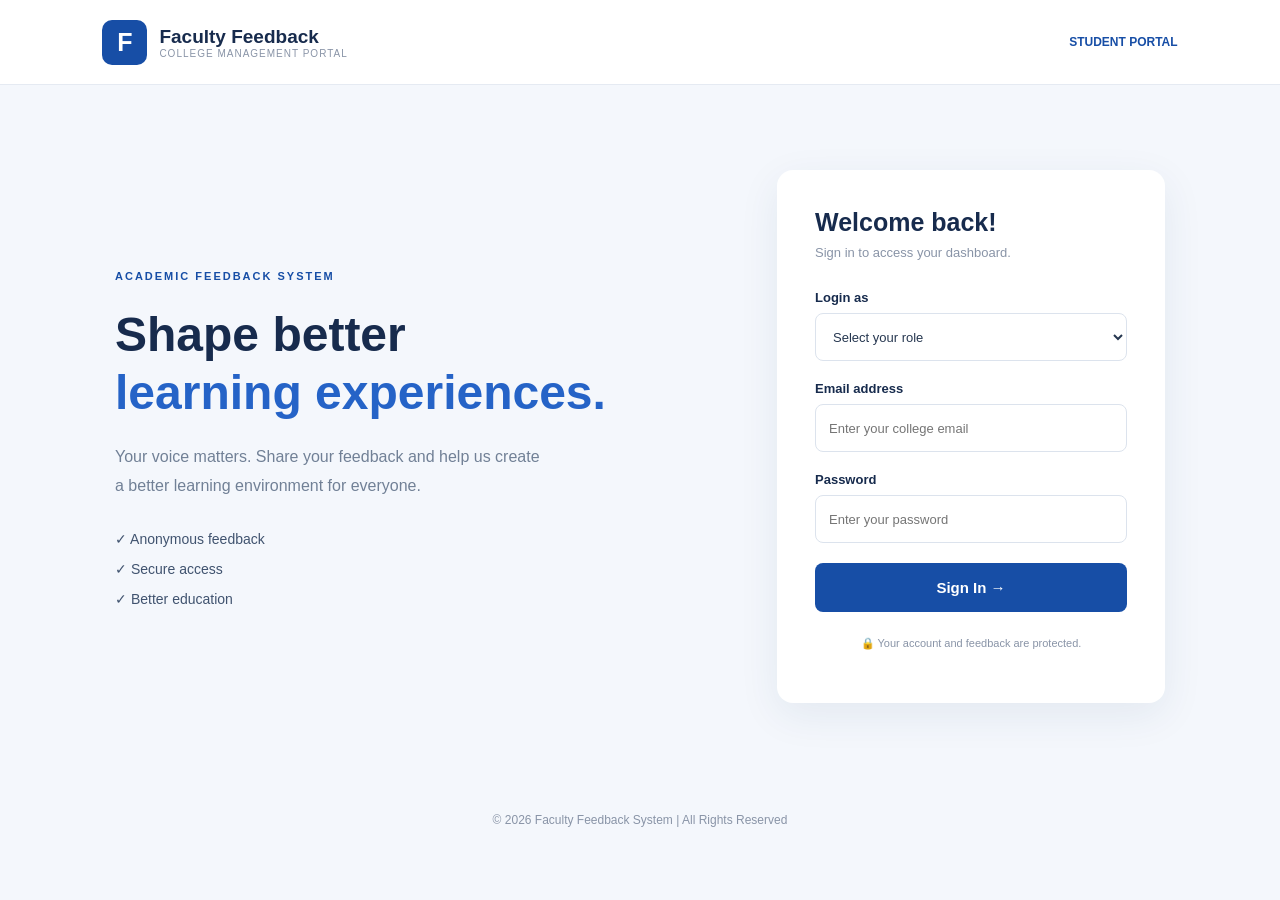
<file: index.html>
<!DOCTYPE html>
<html lang="en">
<head>
    <meta charset="UTF-8">
    <meta name="viewport" content="width=device-width, initial-scale=1.0">
    <title>Faculty Feedback System</title>

    <link rel="stylesheet" href="style.css">
</head>

<body>

    <nav class="navbar">
        <div class="brand">
            <div class="brand-icon">F</div>
            <div>
                <h2>Faculty Feedback</h2>
                <p>COLLEGE MANAGEMENT PORTAL</p>
            </div>
        </div>

        <span class="portal-label">STUDENT PORTAL</span>
    </nav>

    <main class="main-container">

        <section class="welcome-section">
            <span class="tag">ACADEMIC FEEDBACK SYSTEM</span>

            <h1>Shape better<br>
                <span>learning experiences.</span>
            </h1>

            <p>
                Your voice matters. Share your feedback
                and help us create a better learning
                environment for everyone.
            </p>

            <div class="features">
                <div>✓ Anonymous feedback</div>
                <div>✓ Secure access</div>
                <div>✓ Better education</div>
            </div>
        </section>

        <section class="login-card">

            <div class="login-heading">
                <h2>Welcome back!</h2>
                <p>Sign in to access your dashboard.</p>
            </div>

            <form id="loginForm">

                <label for="role">Login as</label>
                <select id="role" required>
                    <option value="">Select your role</option>
                    <option value="student">Student</option>
                    <option value="faculty">Faculty Member</option>
                    <option value="hod">Head of Department</option>
                    <option value="admin">Administrator</option>
                </select>

                <label for="email">Email address</label>
                <input
                    type="email"
                    id="email"
                    placeholder="Enter your college email"
                    required
                >

                <label for="password">Password</label>
                <input
                    type="password"
                    id="password"
                    placeholder="Enter your password"
                    required
                >

                <button type="submit">Sign In →</button>

            </form>

            <p class="security-note">
                🔒 Your account and feedback are protected.
            </p>

            <p id="message"></p>

        </section>

    </main>

    <footer>
        <p>© 2026 Faculty Feedback System | All Rights Reserved</p>
    </footer>

    <script src="script.js"></script>

</body>
</html>
</file>
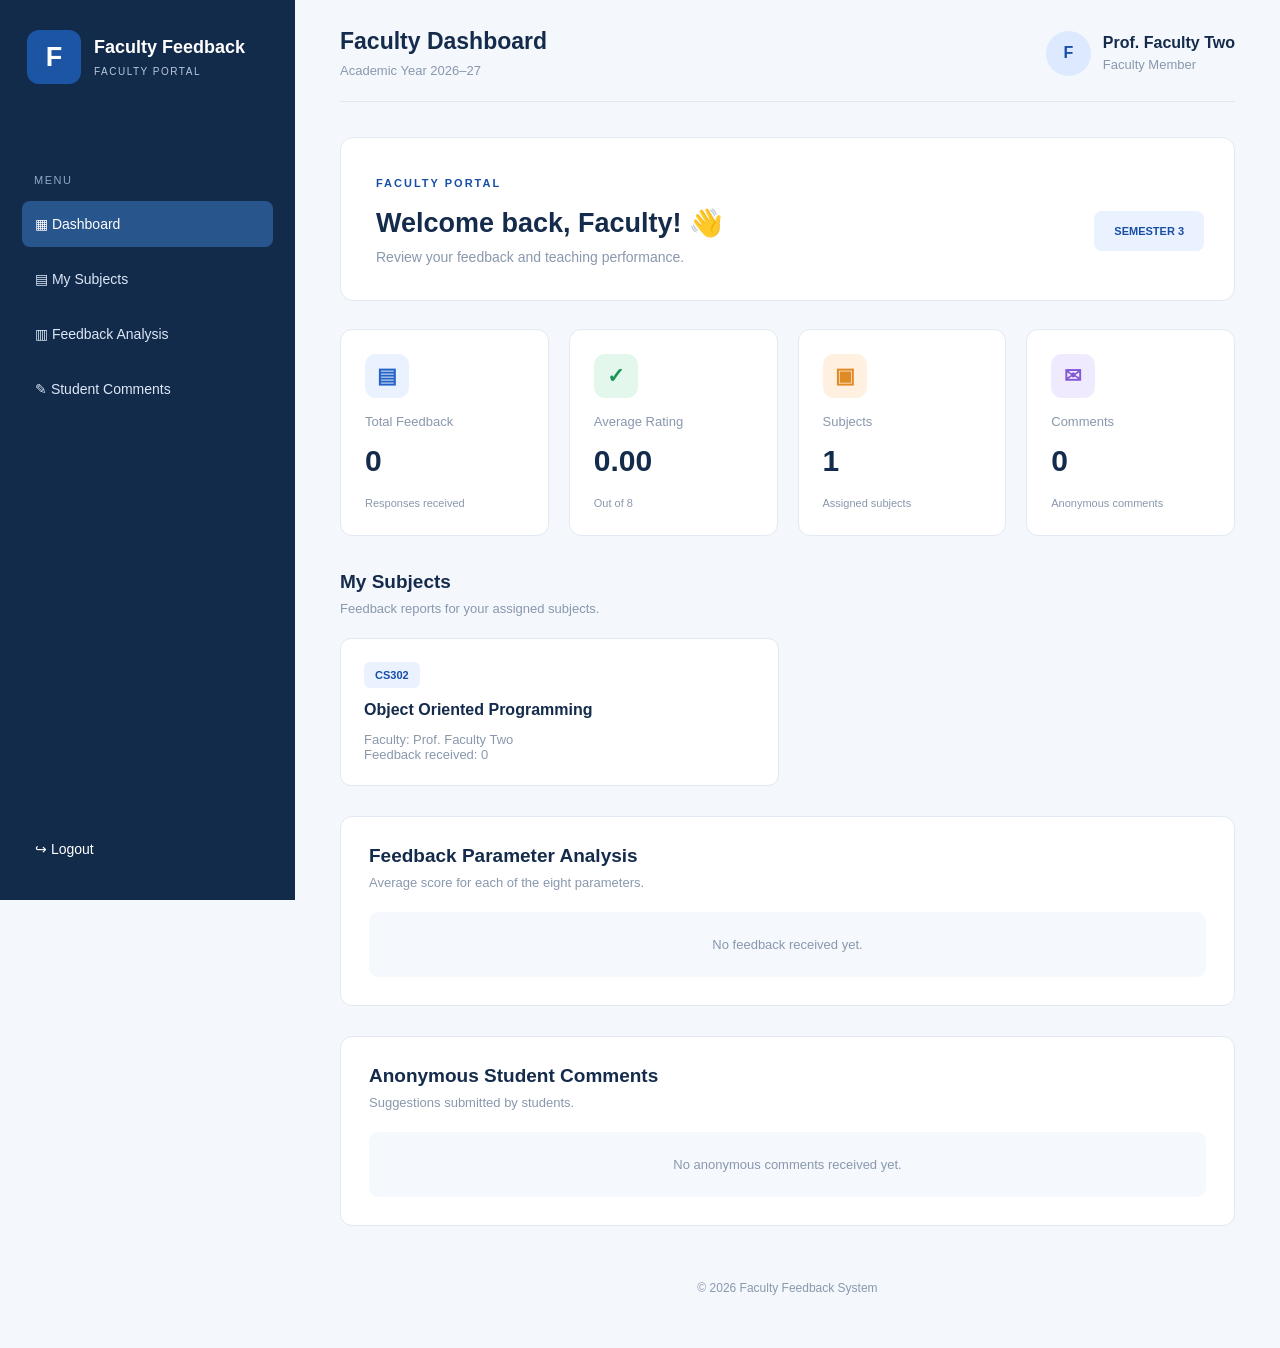
<file: faculty-dashboard.html>
<!DOCTYPE html>
<html lang="en">

<head>
    <meta charset="UTF-8">
    <meta name="viewport" content="width=device-width, initial-scale=1.0">

    <title>Faculty Dashboard</title>

    <link rel="stylesheet" href="style.css">
</head>

<body class="faculty-body">

    <aside class="sidebar">

        <div class="sidebar-brand">
            <div class="brand-icon">F</div>
            <div>
                <h2>Faculty Feedback</h2>
                <p>FACULTY PORTAL</p>
            </div>
        </div>

        <p class="menu-label">MENU</p>

        <nav class="sidebar-nav">
            <a href="#overview" class="active">▦ Dashboard</a>
            <a href="#subjects">▤ My Subjects</a>
            <a href="#parameters">▥ Feedback Analysis</a>
            <a href="#comments">✎ Student Comments</a>
        </nav>

        <button id="facultyLogout" class="logout-btn">
            ↪ Logout
        </button>

    </aside>


    <main class="faculty-dashboard-main">

        <!-- HEADER -->

        <header class="dashboard-header">

            <div>
                <h1>Faculty Dashboard</h1>
                <p>Academic Year 2026–27</p>
            </div>

            <div class="user-profile">
                <div class="profile-circle">F</div>
                <div>
                    <strong id="facultyDisplayName">
                        Prof. Faculty Two
                    </strong>
                    <p>Faculty Member</p>
                </div>
            </div>

        </header>


        <!-- WELCOME -->

        <section class="welcome-card" id="overview">

            <span class="tag">FACULTY PORTAL</span>

            <h1>Welcome back, Faculty! 👋</h1>

            <p>
                Review your feedback and teaching performance.
            </p>

            <span class="semester-badge">SEMESTER 3</span>

        </section>


        <!-- STATISTICS -->

        <section class="stats-grid faculty-stats">

            <div class="stat-card">
                <div class="stat-icon blue">▤</div>
                <p>Total Feedback</p>
                <h2 id="totalFeedback">0</h2>
                <small>Responses received</small>
            </div>

            <div class="stat-card">
                <div class="stat-icon green">✓</div>
                <p>Average Rating</p>
                <h2 id="averageRating">0.00</h2>
                <small>Out of 8</small>
            </div>

            <div class="stat-card">
                <div class="stat-icon orange">▣</div>
                <p>Subjects</p>
                <h2 id="facultySubjects">1</h2>
                <small>Assigned subjects</small>
            </div>

            <div class="stat-card">
                <div class="stat-icon purple">✉</div>
                <p>Comments</p>
                <h2 id="totalComments">0</h2>
                <small>Anonymous comments</small>
            </div>

        </section>


        <!-- SUBJECTS -->

        <section class="faculty-section" id="subjects">

            <div class="section-heading">
                <div>
                    <h2>My Subjects</h2>
                    <p>Feedback reports for your assigned subjects.</p>
                </div>
            </div>

            <div id="facultySubjectList" class="faculty-subject-grid">

            </div>

        </section>


        <!-- PARAMETER ANALYSIS -->

        <section class="faculty-analysis-card" id="parameters">

            <div class="section-heading">
                <div>
                    <h2>Feedback Parameter Analysis</h2>
                    <p>Average score for each of the eight parameters.</p>
                </div>
            </div>

            <div id="parameterChart" class="parameter-chart">

            </div>

        </section>


        <!-- COMMENTS -->

        <section class="faculty-analysis-card" id="comments">

            <div class="section-heading">
                <div>
                    <h2>Anonymous Student Comments</h2>
                    <p>Suggestions submitted by students.</p>
                </div>
            </div>

            <div id="facultyComments" class="faculty-comments">

            </div>

        </section>


        <footer class="dashboard-footer">
            © 2026 Faculty Feedback System
        </footer>

    </main>


    <script src="script.js"></script>

</body>
</html>
</file>
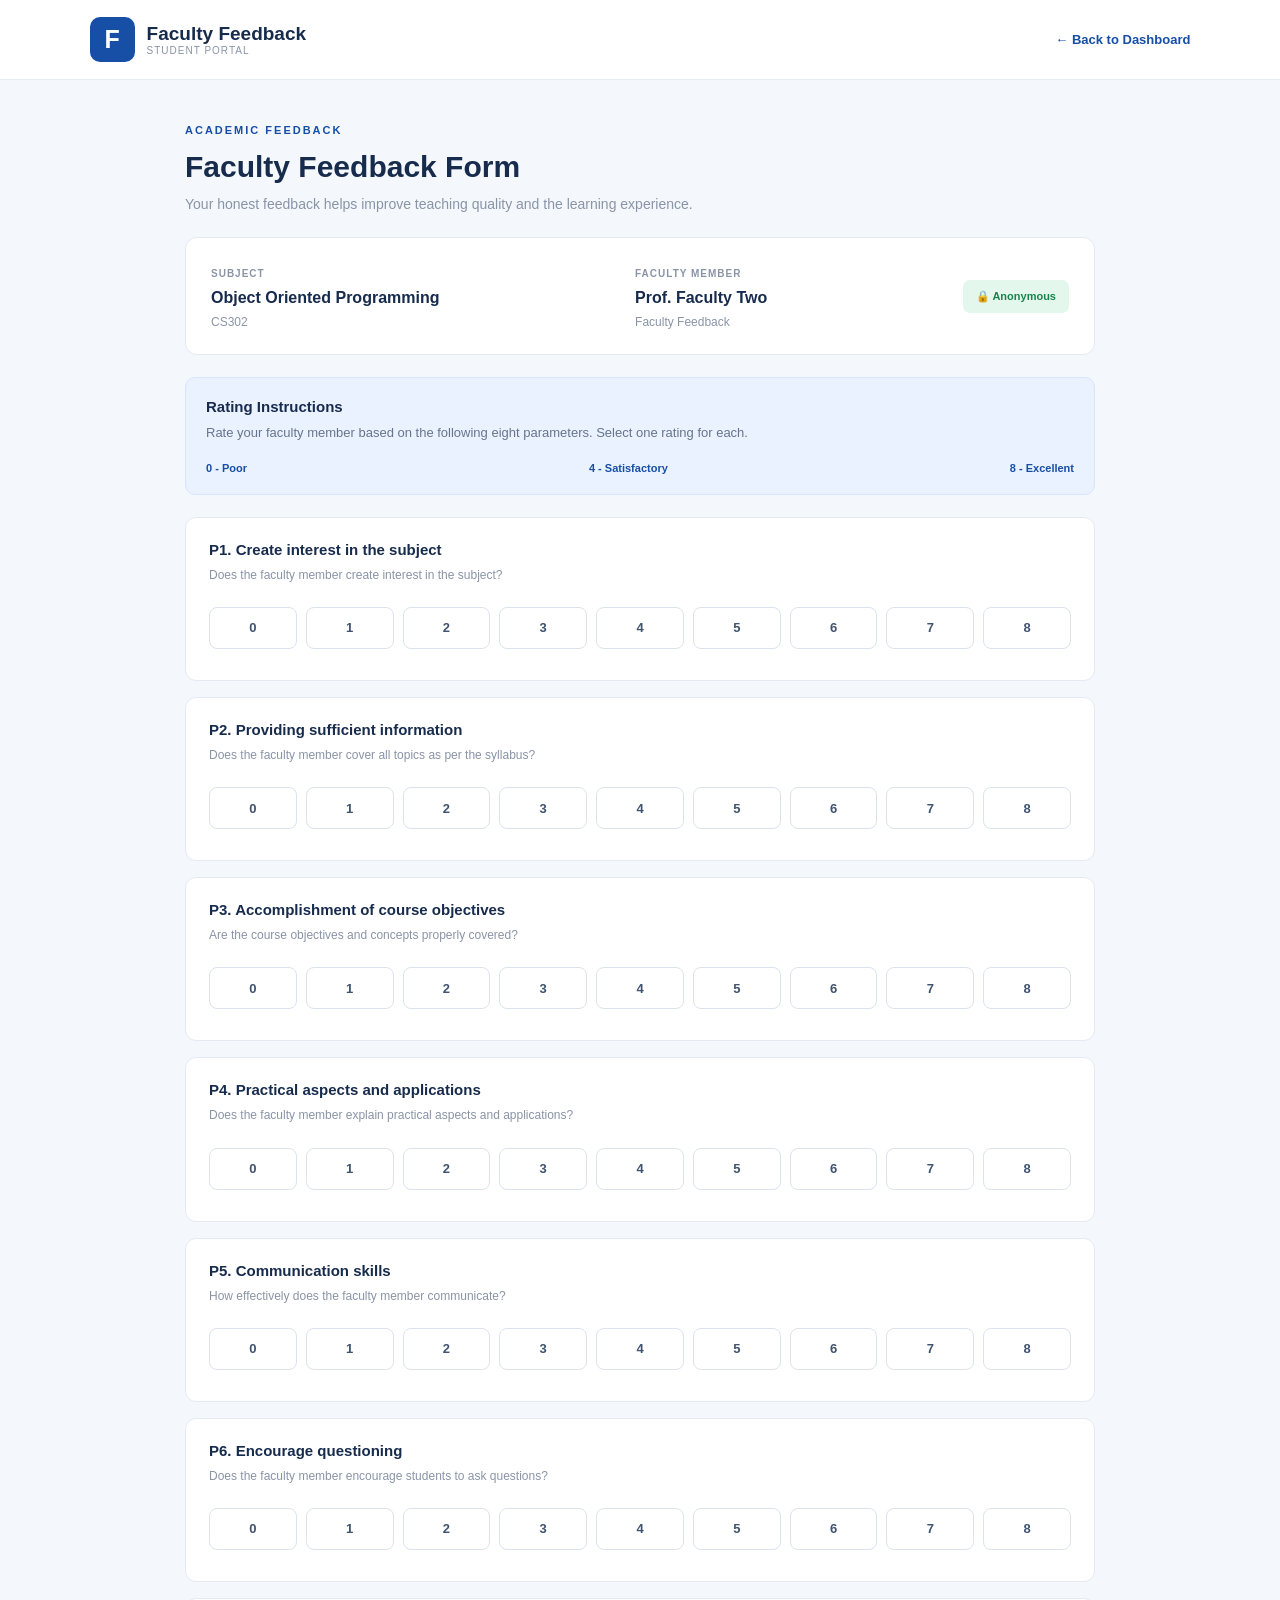
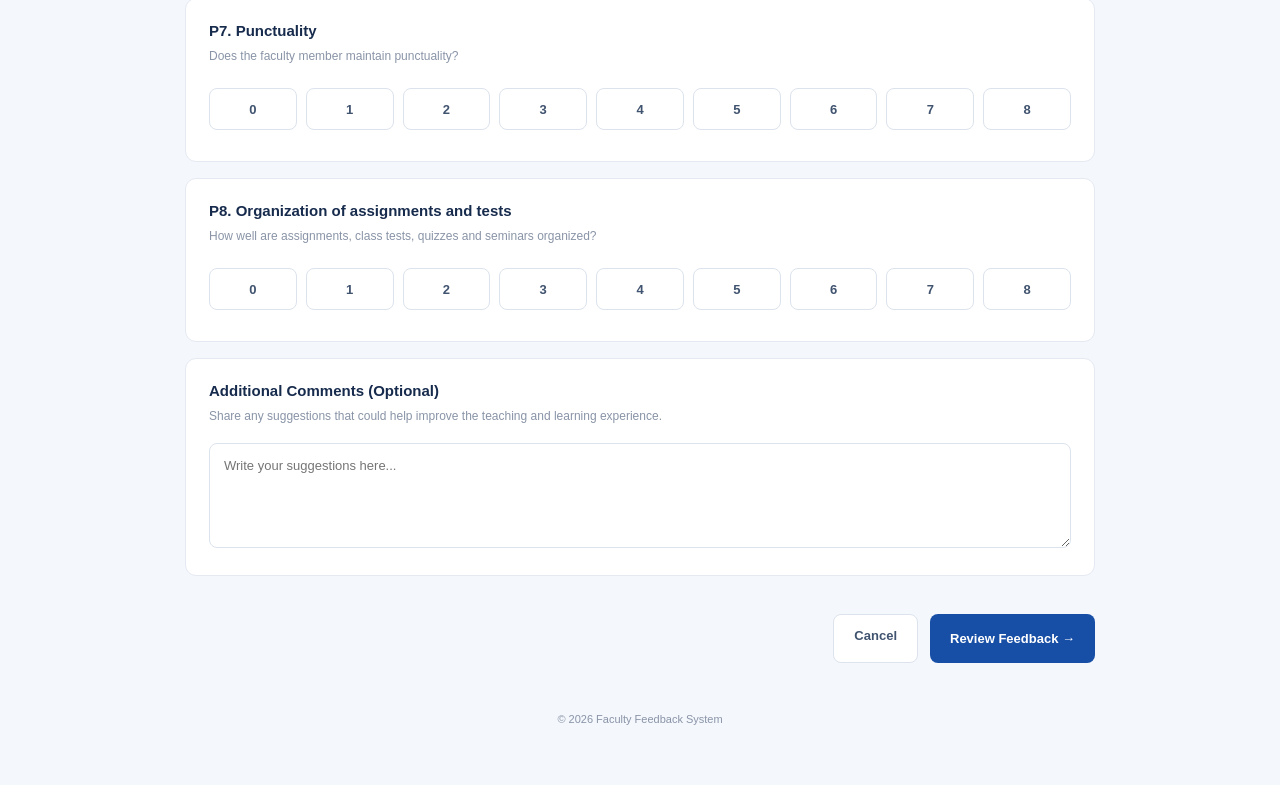
<file: feedback.html>
<!DOCTYPE html>
<html lang="en">
<head>
    <meta charset="UTF-8">
    <meta name="viewport" content="width=device-width, initial-scale=1.0">

    <title>Faculty Feedback Form</title>

    <link rel="stylesheet" href="style.css">
</head>

<body class="feedback-body">

    <!-- TOP NAVIGATION -->
    <nav class="feedback-navbar">

        <div class="brand">
            <div class="brand-icon">F</div>
            <div>
                <h2>Faculty Feedback</h2>
                <p>STUDENT PORTAL</p>
            </div>
        </div>

        <a href="student-dashboard.html" class="back-link">
            ← Back to Dashboard
        </a>

    </nav>


    <main class="feedback-container">

        <!-- PAGE HEADING -->
        <div class="feedback-page-heading">

            <span class="tag">ACADEMIC FEEDBACK</span>

            <h1>Faculty Feedback Form</h1>

            <p>
                Your honest feedback helps improve teaching
                quality and the learning experience.
            </p>

        </div>


        <!-- SUBJECT INFORMATION -->
        <section class="feedback-info-card">

            <div>
                <small>SUBJECT</small>
                <h3 id="subjectName">Object Oriented Programming</h3>
                <p id="subjectCode">CS302</p>
            </div>

            <div>
                <small>FACULTY MEMBER</small>
                <h3 id="facultyName">Prof. Faculty Two</h3>
                <p>Faculty Feedback</p>
            </div>

            <span class="anonymous-label">
                🔒 Anonymous
            </span>

        </section>


        <!-- RATING INSTRUCTIONS -->
        <section class="rating-instructions">

            <h3>Rating Instructions</h3>

            <p>
                Rate your faculty member based on the following
                eight parameters. Select one rating for each.
            </p>

            <div class="rating-scale">

                <span>0 - Poor</span>
                <span>4 - Satisfactory</span>
                <span>8 - Excellent</span>

            </div>

        </section>


        <!-- FEEDBACK FORM -->
        <form id="feedbackForm">

            <div id="questionsContainer">

                <!-- P1 -->
                <div class="question-card">
                    <h3>P1. Create interest in the subject</h3>
                    <p>Does the faculty member create interest in the subject?</p>

                    <div class="rating-options" data-parameter="P1"></div>
                </div>


                <!-- P2 -->
                <div class="question-card">
                    <h3>P2. Providing sufficient information</h3>
                    <p>Does the faculty member cover all topics as per the syllabus?</p>

                    <div class="rating-options" data-parameter="P2"></div>
                </div>


                <!-- P3 -->
                <div class="question-card">
                    <h3>P3. Accomplishment of course objectives</h3>
                    <p>Are the course objectives and concepts properly covered?</p>

                    <div class="rating-options" data-parameter="P3"></div>
                </div>


                <!-- P4 -->
                <div class="question-card">
                    <h3>P4. Practical aspects and applications</h3>
                    <p>Does the faculty member explain practical aspects and applications?</p>

                    <div class="rating-options" data-parameter="P4"></div>
                </div>


                <!-- P5 -->
                <div class="question-card">
                    <h3>P5. Communication skills</h3>
                    <p>How effectively does the faculty member communicate?</p>

                    <div class="rating-options" data-parameter="P5"></div>
                </div>


                <!-- P6 -->
                <div class="question-card">
                    <h3>P6. Encourage questioning</h3>
                    <p>Does the faculty member encourage students to ask questions?</p>

                    <div class="rating-options" data-parameter="P6"></div>
                </div>


                <!-- P7 -->
                <div class="question-card">
                    <h3>P7. Punctuality</h3>
                    <p>Does the faculty member maintain punctuality?</p>

                    <div class="rating-options" data-parameter="P7"></div>
                </div>


                <!-- P8 -->
                <div class="question-card">
                    <h3>P8. Organization of assignments and tests</h3>
                    <p>How well are assignments, class tests, quizzes and seminars organized?</p>

                    <div class="rating-options" data-parameter="P8"></div>
                </div>

            </div>


            <!-- OPTIONAL COMMENT -->
            <section class="comment-card">

                <h3>Additional Comments (Optional)</h3>

                <p>
                    Share any suggestions that could help
                    improve the teaching and learning experience.
                </p>

                <textarea
                    id="feedbackComment"
                    placeholder="Write your suggestions here..."
                    rows="5"
                    maxlength="1000"
                ></textarea>

            </section>


            <!-- SUBMIT -->
            <div class="feedback-actions">

                <a href="student-dashboard.html" class="cancel-btn">
                    Cancel
                </a>

                <button type="submit" class="review-btn">
                    Review Feedback →
                </button>

            </div>

            <p id="feedbackMessage"></p>

        </form>


        <!-- REVIEW SECTION -->
        <section id="reviewSection" class="review-card" hidden>

            <h2>Review Your Feedback</h2>

            <p>Please check your ratings before final submission.</p>

            <div id="reviewDetails"></div>

            <div class="feedback-actions">

                <button id="editFeedback" class="cancel-btn">
                    Go Back & Edit
                </button>

                <button id="confirmFeedback" class="review-btn">
                    Confirm & Submit
                </button>

            </div>

        </section>


        <!-- SUCCESS SECTION -->
        <section id="successSection" class="success-card" hidden>

            <div class="success-icon">✓</div>

            <h2>Feedback Submitted!</h2>

            <p>
                Thank you for sharing your feedback.
                Your response has been recorded in this demo.
            </p>

            <a href="student-dashboard.html" class="review-btn">
                Return to Dashboard →
            </a>

        </section>


        <footer class="dashboard-footer">
            © 2026 Faculty Feedback System
        </footer>

    </main>

    <script src="script.js"></script>

</body>
</html>
</file>
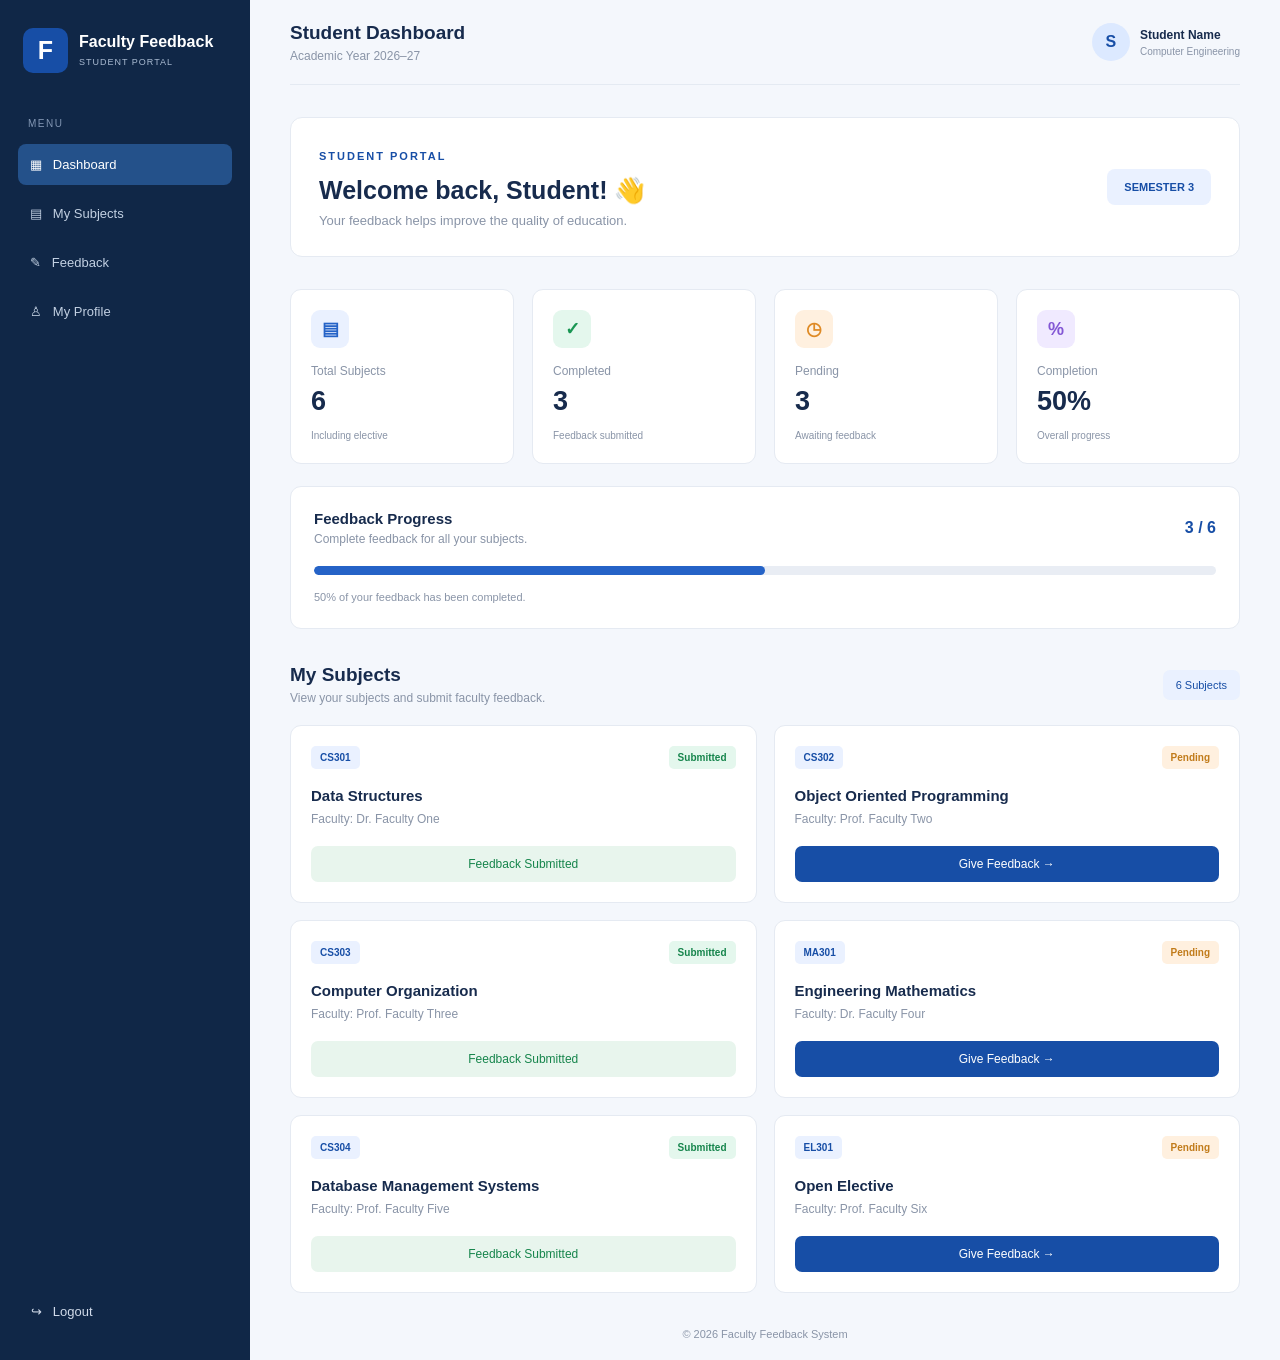
<file: student-dashboard.html>
<!DOCTYPE html>
<html lang="en">
<head>
    <meta charset="UTF-8">
    <meta name="viewport" content="width=device-width, initial-scale=1.0">

    <title>Student Dashboard | Faculty Feedback</title>

    <link rel="stylesheet" href="style.css">
</head>

<body class="dashboard-body">

    <!-- SIDEBAR -->
    <aside class="sidebar">

        <div class="sidebar-brand">
            <div class="brand-icon">F</div>
            <div>
                <h3>Faculty Feedback</h3>
                <small>STUDENT PORTAL</small>
            </div>
        </div>

        <p class="menu-heading">MENU</p>

        <nav class="sidebar-menu">
            <a href="#" class="active">▦ &nbsp; Dashboard</a>
            <a href="#subjects">▤ &nbsp; My Subjects</a>
            <a href="#subjects">✎ &nbsp; Feedback</a>
            <a href="#profile">♙ &nbsp; My Profile</a>
        </nav>

        <div class="sidebar-bottom">
            <button id="logoutBtn">↪ &nbsp; Logout</button>
        </div>

    </aside>


    <!-- MAIN CONTENT -->
    <main class="dashboard-main">

        <!-- TOPBAR -->
        <header class="dashboard-topbar">

            <div>
                <h2>Student Dashboard</h2>
                <p>Academic Year 2026–27</p>
            </div>

            <div class="student-mini-profile">
                <div class="avatar">S</div>
                <div>
                    <strong>Student Name</strong>
                    <small>Computer Engineering</small>
                </div>
            </div>

        </header>


        <!-- WELCOME -->
        <section class="dashboard-welcome">

            <div>
                <span class="tag">STUDENT PORTAL</span>

                <h1>Welcome back, Student! 👋</h1>

                <p>
                    Your feedback helps improve the
                    quality of education.
                </p>
            </div>

            <div class="semester-badge">
                SEMESTER 3
            </div>

        </section>


        <!-- STATISTICS -->
        <section class="stats-grid">

            <div class="stat-card">
                <div class="stat-icon blue">▤</div>
                <p>Total Subjects</p>
                <h2 id="totalSubjects">6</h2>
                <small>Including elective</small>
            </div>

            <div class="stat-card">
                <div class="stat-icon green">✓</div>
                <p>Completed</p>
                <h2 id="completedSubjects">3</h2>
                <small>Feedback submitted</small>
            </div>

            <div class="stat-card">
                <div class="stat-icon orange">◷</div>
                <p>Pending</p>
                <h2 id="pendingSubjects">3</h2>
                <small>Awaiting feedback</small>
            </div>

            <div class="stat-card">
                <div class="stat-icon purple">%</div>
                <p>Completion</p>
                <h2 id="completionPercentage">50%</h2>
                <small>Overall progress</small>
            </div>

        </section>


        <!-- PROGRESS -->
        <section class="progress-card">

            <div class="progress-heading">
                <div>
                    <h3>Feedback Progress</h3>
                    <p>Complete feedback for all your subjects.</p>
                </div>

                <strong id="progressCount">3 / 6</strong>
            </div>

            <div class="progress-track">
                <div class="progress-fill" id="progressFill"></div>
            </div>

            <small id="progressText">
                50% of your feedback has been completed.
            </small>

        </section>


        <!-- SUBJECTS -->
        <section class="subjects-section" id="subjects">

            <div class="section-heading">
                <div>
                    <h2>My Subjects</h2>
                    <p>View your subjects and submit faculty feedback.</p>
                </div>

                <span class="subject-count">6 Subjects</span>
            </div>


            <div class="subjects-grid">

                <!-- SUBJECT 1 -->
                <div class="subject-card" data-subject-code="CS301">
                    <div class="subject-top">
                        <span class="subject-code">CS301</span>
                        <span class="status completed">Submitted</span>
                    </div>

                    <h3>Data Structures</h3>
                    <p>Faculty: Dr. Faculty One</p>

                    <button class="subject-btn done" disabled>
                        Feedback Submitted
                    </button>
                </div>


                <!-- SUBJECT 2 -->
                <div class="subject-card" data-subject-code="CS302">
                    <div class="subject-top">
                        <span class="subject-code">CS302</span>
                        <span class="status pending">Pending</span>
                    </div>

                    <h3>Object Oriented Programming</h3>
                    <p>Faculty: Prof. Faculty Two</p>

                    <button class="subject-btn"
                        onclick="startFeedback('CS302')">
                        Give Feedback →
                    </button>
                </div>


                <!-- SUBJECT 3 -->
                <div class="subject-card" data-subject-code="CS303">
                    <div class="subject-top">
                        <span class="subject-code">CS303</span>
                        <span class="status completed">Submitted</span>
                    </div>

                    <h3>Computer Organization</h3>
                    <p>Faculty: Prof. Faculty Three</p>

                    <button class="subject-btn done" disabled>
                        Feedback Submitted
                    </button>
                </div>


                <!-- SUBJECT 4 -->
                <div class="subject-card" data-subject-code="MA301">
                    <div class="subject-top">
                        <span class="subject-code">MA301</span>
                        <span class="status pending">Pending</span>
                    </div>

                    <h3>Engineering Mathematics</h3>
                    <p>Faculty: Dr. Faculty Four</p>

                    <button class="subject-btn"
                        onclick="startFeedback('MA301')">
                        Give Feedback →
                    </button>
                </div>


                <!-- SUBJECT 5 -->
                <div class="subject-card" data-subject-code="CS304">
                    <div class="subject-top">
                        <span class="subject-code">CS304</span>
                        <span class="status completed">Submitted</span>
                    </div>

                    <h3>Database Management Systems</h3>
                    <p>Faculty: Prof. Faculty Five</p>

                    <button class="subject-btn done" disabled>
                        Feedback Submitted
                    </button>
                </div>


                <!-- SUBJECT 6 -->
                <div class="subject-card" data-subject-code="EL301">
                    <div class="subject-top">
                        <span class="subject-code">EL301</span>
                        <span class="status pending">Pending</span>
                    </div>

                    <h3>Open Elective</h3>
                    <p>Faculty: Prof. Faculty Six</p>

                    <button class="subject-btn"
                        onclick="startFeedback('EL301')">
                        Give Feedback →
                    </button>
                </div>

            </div>

        </section>


        <footer class="dashboard-footer">
            © 2026 Faculty Feedback System
        </footer>

    </main>

    <script src="script.js"></script>

</body>
</html>
</file>
<file: style.css>
* {
    margin: 0;
    padding: 0;
    box-sizing: border-box;
    font-family: 'Segoe UI', sans-serif;
}

body {
    background: #f4f7fc;
    color: #172b4d;
    min-height: 100vh;
}

/* NAVBAR */

.navbar {
    height: 85px;
    background: white;
    display: flex;
    align-items: center;
    justify-content: space-between;
    padding: 0 8%;
    border-bottom: 1px solid #e5eaf2;
}

.brand {
    display: flex;
    align-items: center;
    gap: 12px;
}

.brand-icon {
    background: #174ea6;
    color: white;
    font-size: 25px;
    font-weight: bold;
    width: 45px;
    height: 45px;
    display: grid;
    place-items: center;
    border-radius: 10px;
}

.brand h2 {
    font-size: 19px;
}

.brand p {
    font-size: 10px;
    color: #8994a7;
    letter-spacing: 1px;
}

.portal-label {
    font-size: 12px;
    color: #174ea6;
    font-weight: bold;
}

/* MAIN SECTION */

.main-container {
    max-width: 1100px;
    margin: 85px auto;
    padding: 0 25px;
    display: grid;
    grid-template-columns: 1.2fr 0.8fr;
    gap: 80px;
    align-items: center;
}

.tag {
    color: #174ea6;
    font-size: 11px;
    font-weight: bold;
    letter-spacing: 2px;
}

.welcome-section h1 {
    font-size: 48px;
    line-height: 1.2;
    margin: 22px 0;
}

.welcome-section h1 span {
    color: #2563c7;
}

.welcome-section > p {
    color: #718096;
    line-height: 1.8;
    max-width: 430px;
}

.features {
    margin-top: 30px;
    display: flex;
    flex-direction: column;
    gap: 14px;
    color: #40536f;
    font-size: 14px;
}

/* LOGIN CARD */

.login-card {
    background: white;
    padding: 38px;
    border-radius: 16px;
    box-shadow: 0 12px 40px rgba(30, 60, 100, 0.08);
}

.login-heading h2 {
    font-size: 25px;
    margin-bottom: 8px;
}

.login-heading p {
    color: #8994a7;
    font-size: 13px;
    margin-bottom: 30px;
}

form {
    display: flex;
    flex-direction: column;
}

form label {
    font-size: 13px;
    font-weight: 600;
    margin-bottom: 8px;
}

form input,
form select {
    height: 48px;
    padding: 0 13px;
    margin-bottom: 20px;
    border: 1px solid #dce3ed;
    border-radius: 8px;
    background: white;
    outline: none;
    font-size: 13px;
    color: #263750;
}

form input:focus,
form select:focus {
    border-color: #2563c7;
    box-shadow: 0 0 0 3px rgba(37, 99, 199, 0.1);
}

form button {
    height: 49px;
    background: #174ea6;
    color: white;
    border: none;
    border-radius: 8px;
    font-size: 15px;
    font-weight: 600;
    cursor: pointer;
    transition: 0.3s;
}

form button:hover {
    background: #103d85;
    transform: translateY(-2px);
}

.security-note {
    text-align: center;
    color: #8994a7;
    font-size: 11px;
    margin-top: 25px;
}

#message {
    margin-top: 15px;
    text-align: center;
    font-size: 13px;
}

footer {
    text-align: center;
    padding: 25px;
    color: #8994a7;
    font-size: 12px;
}

/* MOBILE RESPONSIVENESS */

@media (max-width: 768px) {

    .main-container {
        grid-template-columns: 1fr;
        margin: 45px auto;
        gap: 35px;
    }

    .welcome-section h1 {
        font-size: 36px;
    }

    .login-card {
        padding: 25px;
    }

    .navbar {
        padding: 0 5%;
    }

    .portal-label {
        display: none;
    }
}


/* =================================
   STUDENT DASHBOARD
================================= */

.dashboard-body {
    display: flex;
    min-height: 100vh;
    background: #f4f7fc;
}

/* SIDEBAR */

.sidebar {
    width: 250px;
    background: #102747;
    color: white;
    padding: 28px 18px;
    display: flex;
    flex-direction: column;
    flex-shrink: 0;
}

.sidebar-brand {
    display: flex;
    align-items: center;
    gap: 11px;
    padding: 0 5px 35px;
}

.sidebar-brand h3 {
    font-size: 16px;
}

.sidebar-brand small {
    font-size: 9px;
    color: #aabbd2;
    letter-spacing: 1px;
}

.menu-heading {
    font-size: 10px;
    color: #8296b3;
    letter-spacing: 1.5px;
    margin: 10px 10px 15px;
}

.sidebar-menu {
    display: flex;
    flex-direction: column;
    gap: 8px;
}

.sidebar-menu a {
    color: #c2d0e2;
    text-decoration: none;
    padding: 13px 12px;
    border-radius: 8px;
    font-size: 13px;
    transition: 0.2s;
}

.sidebar-menu a:hover,
.sidebar-menu a.active {
    background: #24518a;
    color: white;
}

.sidebar-bottom {
    margin-top: auto;
}

.sidebar-bottom button {
    width: 100%;
    background: transparent;
    border: none;
    color: #d1dbea;
    padding: 13px;
    text-align: left;
    cursor: pointer;
    font-size: 13px;
}

/* MAIN */

.dashboard-main {
    flex: 1;
    min-width: 0;
    padding: 0 40px;
}

.dashboard-topbar {
    height: 85px;
    display: flex;
    align-items: center;
    justify-content: space-between;
    border-bottom: 1px solid #e4eaf2;
}

.dashboard-topbar h2 {
    font-size: 19px;
}

.dashboard-topbar p {
    color: #8994a7;
    font-size: 12px;
    margin-top: 5px;
}

.student-mini-profile {
    display: flex;
    align-items: center;
    gap: 10px;
}

.student-mini-profile strong {
    display: block;
    font-size: 12px;
}

.student-mini-profile small {
    display: block;
    color: #8994a7;
    font-size: 10px;
    margin-top: 4px;
}

.avatar {
    width: 38px;
    height: 38px;
    background: #dce9ff;
    color: #174ea6;
    display: grid;
    place-items: center;
    border-radius: 50%;
    font-weight: bold;
}

/* WELCOME */

.dashboard-welcome {
    margin: 32px 0;
    padding: 28px;
    background: white;
    border: 1px solid #e5eaf2;
    border-radius: 12px;
    display: flex;
    justify-content: space-between;
    align-items: center;
}

.dashboard-welcome h1 {
    font-size: 25px;
    margin: 12px 0 8px;
}

.dashboard-welcome p {
    font-size: 13px;
    color: #8994a7;
}

.semester-badge {
    background: #eaf1ff;
    color: #174ea6;
    padding: 12px 17px;
    border-radius: 8px;
    font-size: 11px;
    font-weight: bold;
}

/* STATISTICS */

.stats-grid {
    display: grid;
    grid-template-columns: repeat(4, 1fr);
    gap: 18px;
}

.stat-card {
    background: white;
    border: 1px solid #e5eaf2;
    padding: 20px;
    border-radius: 11px;
}

.stat-icon {
    width: 38px;
    height: 38px;
    display: grid;
    place-items: center;
    border-radius: 9px;
    font-size: 18px;
    font-weight: bold;
    margin-bottom: 16px;
}

.blue {
    background: #eaf1ff;
    color: #2563c7;
}

.green {
    background: #e4f7ed;
    color: #199653;
}

.orange {
    background: #fff0df;
    color: #df8a25;
}

.purple {
    background: #f0eaff;
    color: #8357d5;
}

.stat-card p {
    font-size: 12px;
    color: #8994a7;
}

.stat-card h2 {
    font-size: 27px;
    margin: 8px 0;
}

.stat-card small {
    font-size: 10px;
    color: #8994a7;
}

/* PROGRESS */

.progress-card {
    background: white;
    border: 1px solid #e5eaf2;
    border-radius: 11px;
    padding: 23px;
    margin-top: 22px;
}

.progress-heading {
    display: flex;
    justify-content: space-between;
    align-items: center;
}

.progress-heading h3 {
    font-size: 15px;
}

.progress-heading p {
    font-size: 12px;
    color: #8994a7;
    margin-top: 5px;
}

.progress-heading strong {
    color: #174ea6;
}

.progress-track {
    height: 9px;
    background: #e9edf4;
    border-radius: 20px;
    margin: 20px 0 12px;
    overflow: hidden;
}

.progress-fill {
    width: 50%;
    height: 100%;
    background: #2563c7;
    border-radius: 20px;
}

.progress-card > small {
    font-size: 11px;
    color: #8994a7;
}

/* SUBJECTS */

.subjects-section {
    margin-top: 35px;
}

.section-heading {
    display: flex;
    justify-content: space-between;
    align-items: center;
    margin-bottom: 20px;
}

.section-heading h2 {
    font-size: 19px;
}

.section-heading p {
    color: #8994a7;
    font-size: 12px;
    margin-top: 5px;
}

.subject-count {
    font-size: 11px;
    color: #174ea6;
    background: #eaf1ff;
    padding: 9px 13px;
    border-radius: 7px;
}

.subjects-grid {
    display: grid;
    grid-template-columns: repeat(2, 1fr);
    gap: 17px;
}

.subject-card {
    background: white;
    border: 1px solid #e5eaf2;
    border-radius: 11px;
    padding: 20px;
    transition: 0.2s;
}

.subject-card:hover {
    transform: translateY(-3px);
    box-shadow: 0 8px 25px rgba(30, 60, 100, 0.07);
}

.subject-top {
    display: flex;
    justify-content: space-between;
    align-items: center;
}

.subject-code {
    font-size: 10px;
    font-weight: bold;
    color: #174ea6;
    background: #eaf1ff;
    padding: 6px 9px;
    border-radius: 5px;
}

.status {
    font-size: 10px;
    padding: 6px 9px;
    border-radius: 5px;
    font-weight: 600;
}

.completed {
    color: #16854c;
    background: #e4f7ed;
}

.pending {
    color: #c17b1a;
    background: #fff0df;
}

.subject-card h3 {
    font-size: 15px;
    margin: 18px 0 8px;
}

.subject-card > p {
    font-size: 12px;
    color: #8994a7;
}

.subject-btn {
    width: 100%;
    padding: 11px;
    margin-top: 20px;
    background: #174ea6;
    color: white;
    border: none;
    border-radius: 7px;
    cursor: pointer;
    font-size: 12px;
}

.subject-btn:hover {
    background: #103d85;
}

.subject-btn.done {
    background: #e8f5ed;
    color: #16854c;
    cursor: default;
}

.dashboard-footer {
    text-align: center;
    padding: 35px 0 20px;
    color: #8994a7;
    font-size: 11px;
}

/* RESPONSIVE */

@media (max-width: 1000px) {
    .stats-grid {
        grid-template-columns: repeat(2, 1fr);
    }

    .dashboard-main {
        padding: 0 22px;
    }
}

@media (max-width: 650px) {
    .sidebar {
        width: 65px;
        padding: 20px 8px;
    }

    .sidebar-brand {
        padding: 0;
        justify-content: center;
    }

    .sidebar-brand h3,
    .sidebar-brand small,
    .menu-heading,
    .sidebar-menu a {
        font-size: 0;
    }

    .sidebar-menu {
        margin-top: 35px;
    }

    .sidebar-menu a {
        text-align: center;
        padding: 15px 2px;
    }

    .sidebar-bottom button {
        font-size: 0;
        text-align: center;
    }

    .dashboard-main {
        padding: 0 12px;
    }

    .dashboard-welcome {
        padding: 18px;
        gap: 10px;
    }

    .dashboard-welcome h1 {
        font-size: 19px;
    }

    .semester-badge {
        font-size: 9px;
        padding: 9px;
    }

    .stats-grid {
        gap: 10px;
    }

    .stat-card {
        padding: 13px;
    }

    .subjects-grid {
        grid-template-columns: 1fr;
    }

    .dashboard-topbar h2 {
        font-size: 15px;
    }

    .student-mini-profile strong {
        font-size: 10px;
    }
}

/* =================================
   FACULTY FEEDBACK FORM
================================= */

.feedback-body {
    background: #f4f7fc;
    min-height: 100vh;
}

.feedback-navbar {
    height: 80px;
    background: white;
    padding: 0 7%;
    display: flex;
    align-items: center;
    justify-content: space-between;
    border-bottom: 1px solid #e5eaf2;
}

.feedback-navbar .brand {
    display: flex;
    align-items: center;
    gap: 12px;
}

.back-link {
    text-decoration: none;
    color: #174ea6;
    font-size: 13px;
    font-weight: 600;
}

.feedback-container {
    max-width: 950px;
    margin: 40px auto;
    padding: 0 20px;
}

.feedback-page-heading {
    margin-bottom: 25px;
}

.feedback-page-heading h1 {
    font-size: 30px;
    margin: 12px 0;
}

.feedback-page-heading p {
    color: #8994a7;
    font-size: 14px;
}

.feedback-info-card {
    background: white;
    border: 1px solid #e5eaf2;
    border-radius: 12px;
    padding: 25px;
    display: flex;
    justify-content: space-between;
    align-items: center;
    gap: 15px;
    flex-wrap: wrap;
}

.feedback-info-card small {
    font-size: 10px;
    color: #8994a7;
    font-weight: bold;
    letter-spacing: 1px;
}

.feedback-info-card h3 {
    font-size: 16px;
    margin: 8px 0;
}

.feedback-info-card p {
    color: #8994a7;
    font-size: 12px;
}

.anonymous-label {
    background: #e4f7ed;
    color: #16854c;
    padding: 10px 13px;
    border-radius: 7px;
    font-size: 11px;
    font-weight: bold;
}

.rating-instructions {
    background: #eaf1ff;
    border: 1px solid #d8e5ff;
    padding: 20px;
    border-radius: 10px;
    margin: 22px 0;
}

.rating-instructions h3 {
    font-size: 15px;
    margin-bottom: 8px;
}

.rating-instructions p {
    color: #66758c;
    font-size: 13px;
    line-height: 1.6;
}

.rating-scale {
    display: flex;
    justify-content: space-between;
    gap: 10px;
    margin-top: 18px;
    color: #174ea6;
    font-size: 11px;
    font-weight: bold;
}

.question-card,
.comment-card {
    background: white;
    border: 1px solid #e5eaf2;
    border-radius: 11px;
    padding: 23px;
    margin-bottom: 16px;
}

.question-card h3,
.comment-card h3 {
    font-size: 15px;
    margin-bottom: 8px;
}

.question-card > p,
.comment-card > p {
    color: #8994a7;
    font-size: 12px;
    line-height: 1.6;
}

.rating-options {
    display: grid;
    grid-template-columns: repeat(9, 1fr);
    gap: 9px;
    margin-top: 22px;
}

.rating-option {
    position: relative;
    cursor: pointer;
}

.rating-option input {
    position: absolute;
    opacity: 0;
    pointer-events: none;
}

.rating-option span {
    height: 42px;
    display: grid;
    place-items: center;
    border: 1px solid #dce3ed;
    border-radius: 8px;
    color: #40536f;
    font-size: 13px;
    font-weight: bold;
    transition: 0.2s;
}

.rating-option:hover span {
    border-color: #2563c7;
    color: #174ea6;
}

.rating-option input:checked + span {
    background: #174ea6;
    border-color: #174ea6;
    color: white;
}

.rating-option input:focus-visible + span {
    outline: 3px solid #9abaff;
    outline-offset: 2px;
}

.comment-card textarea {
    width: 100%;
    margin-top: 17px;
    padding: 14px;
    border: 1px solid #dce3ed;
    border-radius: 8px;
    resize: vertical;
    font-family: inherit;
    font-size: 13px;
    outline: none;
}

.comment-card textarea:focus {
    border-color: #2563c7;
}

.feedback-actions {
    display: flex;
    justify-content: flex-end;
    gap: 12px;
    margin-top: 22px;
}

.cancel-btn,
.review-btn {
    padding: 13px 20px;
    border-radius: 8px;
    border: none;
    text-decoration: none;
    font-size: 13px;
    font-weight: 600;
    cursor: pointer;
    text-align: center;
}

.cancel-btn {
    background: white;
    color: #40536f;
    border: 1px solid #dce3ed;
}

.review-btn {
    background: #174ea6;
    color: white;
}

.review-btn:hover {
    background: #103d85;
}

#feedbackMessage {
    color: #d14343;
    font-size: 13px;
    margin-top: 15px;
    text-align: right;
}

.review-card,
.success-card {
    background: white;
    border: 1px solid #e5eaf2;
    border-radius: 12px;
    padding: 30px;
    margin-top: 25px;
}

.review-card h2,
.success-card h2 {
    margin-bottom: 10px;
}

.review-card > p,
.success-card > p {
    color: #8994a7;
    font-size: 13px;
    line-height: 1.7;
}

.review-row {
    display: flex;
    justify-content: space-between;
    gap: 15px;
    padding: 13px 0;
    border-bottom: 1px solid #e5eaf2;
    font-size: 13px;
}

.review-score {
    color: #174ea6;
    font-weight: bold;
}

.success-card {
    text-align: center;
    padding: 50px 25px;
}

.success-icon {
    width: 65px;
    height: 65px;
    background: #e4f7ed;
    color: #16854c;
    border-radius: 50%;
    display: grid;
    place-items: center;
    font-size: 35px;
    margin: 0 auto 20px;
}

.success-card .review-btn {
    display: inline-block;
    margin-top: 25px;
}

@media (max-width: 600px) {
    .feedback-navbar {
        padding: 0 15px;
    }

    .feedback-container {
        margin-top: 25px;
        padding: 0 12px;
    }

    .feedback-page-heading h1 {
        font-size: 24px;
    }

    .rating-options {
        gap: 4px;
    }

    .rating-option span {
        height: 36px;
        font-size: 11px;
    }

    .question-card {
        padding: 17px;
    }

    .rating-scale {
        font-size: 9px;
    }

    .feedback-actions {
        flex-wrap: wrap;
    }
}


/* =========================================
   FACULTY DASHBOARD DESIGN
========================================= */

.faculty-body {
    margin: 0;
    background: #f4f7fc;
    color: #142b4b;
    min-height: 100vh;
    font-family: Arial, sans-serif;
}

/* SIDEBAR */

.faculty-body .sidebar {
    position: fixed;
    left: 0;
    top: 0;
    bottom: 0;
    width: 295px;
    box-sizing: border-box;
    background: #122b4b;
    color: white;
    padding: 30px 22px;
    display: flex;
    flex-direction: column;
    z-index: 10;
}

.faculty-body .sidebar-brand {
    display: flex;
    align-items: center;
    gap: 13px;
    margin-bottom: 55px;
}

.faculty-body .brand-icon {
    width: 54px;
    height: 54px;
    flex-shrink: 0;
    background: #1d55a5;
    color: white;
    border-radius: 12px;
    display: grid;
    place-items: center;
    font-size: 27px;
    font-weight: bold;
}

.faculty-body .sidebar-brand h2 {
    font-size: 18px;
    margin: 0 0 8px;
}

.faculty-body .sidebar-brand p {
    font-size: 10px;
    letter-spacing: 1.5px;
    color: #b9c9df;
    margin: 0;
}

.faculty-body .menu-label {
    font-size: 11px;
    color: #91a8c6;
    letter-spacing: 1.5px;
    margin: 0 12px 15px;
}

.faculty-body .sidebar-nav {
    display: flex;
    flex-direction: column;
    gap: 9px;
}

.faculty-body .sidebar-nav a {
    display: block;
    padding: 15px 13px;
    border-radius: 8px;
    color: #dce7f7;
    text-decoration: none;
    font-size: 14px;
    transition: 0.2s;
}

.faculty-body .sidebar-nav a:hover,
.faculty-body .sidebar-nav a.active {
    background: #28558b;
    color: white;
}

.faculty-body .logout-btn {
    margin-top: auto;
    padding: 13px;
    border: none;
    border-radius: 8px;
    background: transparent;
    color: white;
    text-align: left;
    cursor: pointer;
    font-size: 14px;
}

.faculty-body .logout-btn:hover {
    background: #28558b;
}


/* MAIN CONTENT */

.faculty-dashboard-main {
    margin-left: 295px;
    padding: 28px 45px;
    min-height: 100vh;
    box-sizing: border-box;
}

.faculty-dashboard-main .dashboard-header {
    display: flex;
    justify-content: space-between;
    align-items: center;
    border-bottom: 1px solid #e0e7f0;
    padding-bottom: 23px;
    margin-bottom: 35px;
}

.faculty-dashboard-main .dashboard-header h1 {
    font-size: 23px;
    margin: 0 0 8px;
}

.faculty-dashboard-main .dashboard-header p {
    color: #8998ad;
    font-size: 13px;
    margin: 0;
}

.faculty-dashboard-main .user-profile {
    display: flex;
    align-items: center;
    gap: 12px;
}

.faculty-dashboard-main .profile-circle {
    width: 45px;
    height: 45px;
    border-radius: 50%;
    background: #dce9ff;
    color: #174ea6;
    display: grid;
    place-items: center;
    font-weight: bold;
}

.faculty-dashboard-main .user-profile p {
    margin-top: 5px;
}


/* WELCOME CARD */

.faculty-dashboard-main .welcome-card {
    background: white;
    border: 1px solid #e2e9f2;
    border-radius: 13px;
    padding: 35px;
    margin-bottom: 28px;
    position: relative;
}

.faculty-dashboard-main .welcome-card h1 {
    font-size: 27px;
    margin: 16px 0 10px;
}

.faculty-dashboard-main .welcome-card p {
    color: #8998ad;
    font-size: 14px;
}

.faculty-dashboard-main .tag {
    color: #174ea6;
    font-weight: bold;
    letter-spacing: 2px;
    font-size: 11px;
}

.faculty-dashboard-main .semester-badge {
    position: absolute;
    right: 30px;
    top: 45%;
    background: #eaf1ff;
    color: #174ea6;
    padding: 14px 20px;
    border-radius: 8px;
    font-size: 11px;
    font-weight: bold;
}


/* STATISTICS */

.faculty-dashboard-main .faculty-stats {
    display: grid;
    grid-template-columns: repeat(4, minmax(0, 1fr));
    gap: 20px;
    margin-bottom: 35px;
}

.faculty-dashboard-main .stat-card {
    background: white;
    border: 1px solid #e2e9f2;
    border-radius: 12px;
    padding: 24px;
    min-width: 0;
}

.faculty-dashboard-main .stat-card h2 {
    font-size: 30px;
    margin: 15px 0;
}

.faculty-dashboard-main .stat-card p {
    color: #8998ad;
    font-size: 13px;
}

.faculty-dashboard-main .stat-card small {
    color: #8998ad;
    font-size: 11px;
}

.faculty-dashboard-main .stat-icon {
    width: 44px;
    height: 44px;
    border-radius: 11px;
    display: grid;
    place-items: center;
    font-size: 21px;
}


/* SECTIONS */

.faculty-section,
.faculty-analysis-card {
    margin-bottom: 30px;
}

.faculty-analysis-card {
    background: white;
    border: 1px solid #e2e9f2;
    border-radius: 12px;
    padding: 28px;
}

.faculty-dashboard-main .section-heading {
    display: flex;
    justify-content: space-between;
    align-items: center;
    margin-bottom: 22px;
}

.faculty-dashboard-main .section-heading h2 {
    font-size: 19px;
    margin: 0 0 8px;
}

.faculty-dashboard-main .section-heading p {
    color: #8998ad;
    font-size: 13px;
    margin: 0;
}

.faculty-subject-grid {
    display: grid;
    grid-template-columns: repeat(2, minmax(0, 1fr));
    gap: 18px;
}


/* SUBJECT AND ANALYSIS CARDS */

.faculty-subject-card {
    background: white;
    border: 1px solid #e2e9f2;
    border-radius: 11px;
    padding: 23px;
}

.faculty-subject-card h3 {
    font-size: 16px;
    margin: 13px 0;
}

.faculty-subject-card p {
    color: #8998ad;
    font-size: 13px;
}

.faculty-subject-card .subject-code {
    display: inline-block;
    padding: 7px 11px;
    background: #eaf1ff;
    color: #174ea6;
    border-radius: 6px;
    font-size: 11px;
    font-weight: bold;
}

.faculty-subject-card .report-link {
    display: inline-block;
    margin-top: 12px;
    color: #174ea6;
    text-decoration: none;
    font-size: 13px;
    font-weight: bold;
}


/* PARAMETER CHART */

.parameter-chart {
    display: flex;
    flex-direction: column;
    gap: 19px;
}

.parameter-row {
    display: grid;
    grid-template-columns: 240px 1fr 55px;
    align-items: center;
    gap: 15px;
    font-size: 13px;
}

.parameter-track {
    height: 11px;
    background: #e9edf4;
    border-radius: 20px;
    overflow: hidden;
}

.parameter-fill {
    height: 100%;
    background: #2864c5;
    border-radius: 20px;
}


/* COMMENTS */

.faculty-comments {
    display: flex;
    flex-direction: column;
    gap: 12px;
}

.faculty-comment-item {
    padding: 18px;
    background: #f5f8fc;
    border: 1px solid #e2e9f2;
    border-radius: 9px;
    font-size: 13px;
    line-height: 1.6;
}

.empty-message {
    padding: 25px;
    text-align: center;
    color: #8998ad;
    background: #f5f8fc;
    border-radius: 9px;
    font-size: 13px;
}


/* FOOTER */

.faculty-dashboard-main .dashboard-footer {
    text-align: center;
    color: #8998ad;
    font-size: 12px;
    padding: 25px;
}


/* RESPONSIVE */

@media (max-width: 1000px) {

    .faculty-dashboard-main .faculty-stats {
        grid-template-columns: repeat(2, 1fr);
    }

    .faculty-subject-grid {
        grid-template-columns: 1fr;
    }

}

@media (max-width: 650px) {

    .faculty-body .sidebar {
        width: 75px;
        padding: 20px 10px;
    }

    .faculty-body .sidebar-brand h2,
    .faculty-body .sidebar-brand p,
    .faculty-body .menu-label {
        display: none;
    }

    .faculty-body .sidebar-brand {
        justify-content: center;
    }

    .faculty-body .sidebar-nav a {
        font-size: 0;
        text-align: center;
    }

    .faculty-body .sidebar-nav a::first-letter {
        font-size: 18px;
    }

    .faculty-dashboard-main {
        margin-left: 75px;
        padding: 20px 15px;
    }

    .faculty-dashboard-main .faculty-stats {
        grid-template-columns: 1fr 1fr;
        gap: 10px;
    }

    .faculty-dashboard-main .welcome-card {
        padding: 22px;
    }

    .faculty-dashboard-main .welcome-card h1 {
        font-size: 21px;
    }

    .faculty-dashboard-main .semester-badge {
        position: static;
        display: inline-block;
        margin-top: 12px;
    }

    .parameter-row {
        grid-template-columns: 1fr 45px;
    }

    .parameter-track {
        grid-column: 1 / -1;
        grid-row: 2;
    }

}
</file>
